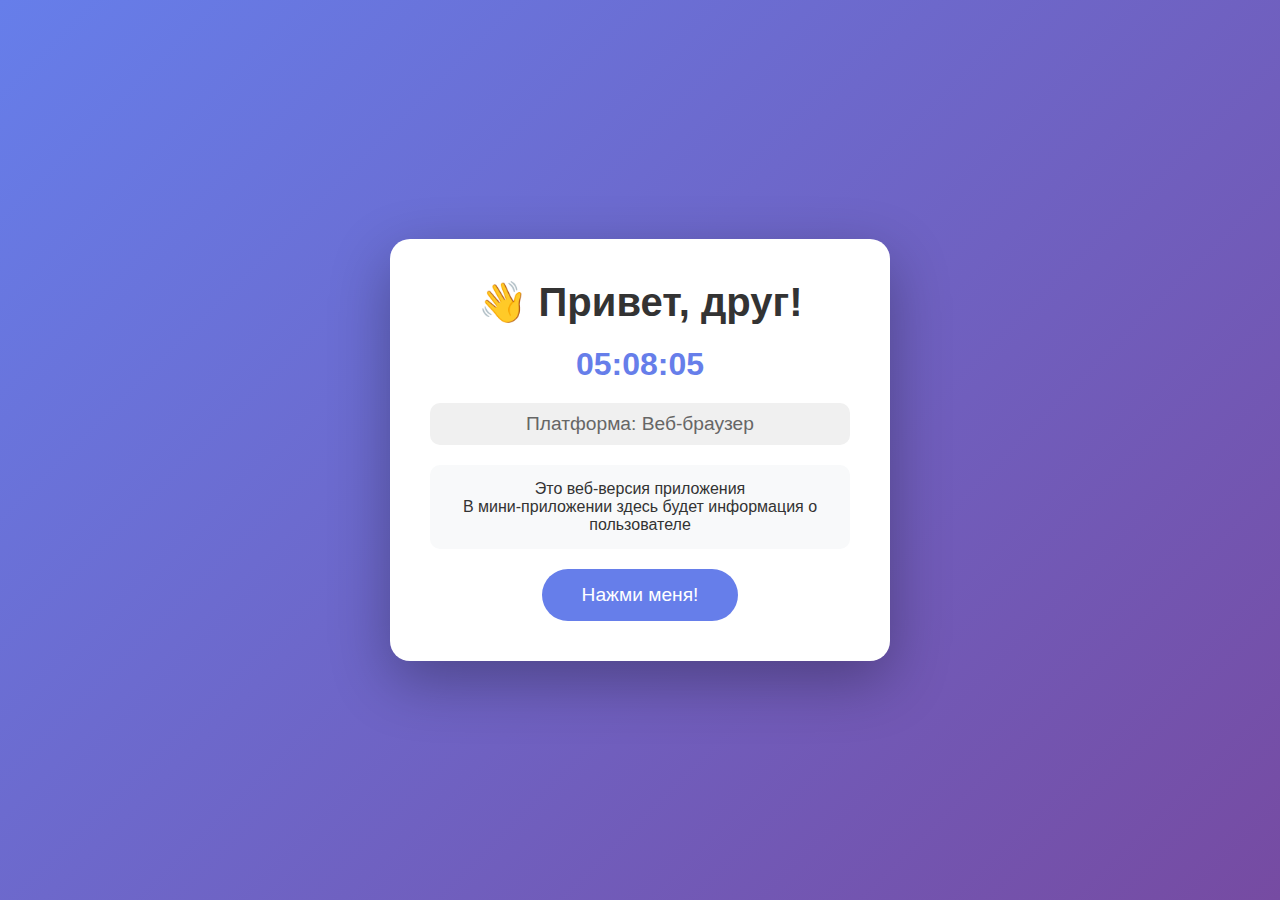
<file: index.html>
<!DOCTYPE html>
<html lang="ru">
<head>
    <meta charset="UTF-8">
    <meta name="viewport" content="width=device-width, initial-scale=1.0">
    <title>Простое мини-приложение</title>
    <style>
        * {
            margin: 0;
            padding: 0;
            box-sizing: border-box;
        }
        
        body {
            font-family: -apple-system, BlinkMacSystemFont, 'Segoe UI', Roboto, Oxygen, Ubuntu, sans-serif;
            background: linear-gradient(135deg, #667eea 0%, #764ba2 100%);
            min-height: 100vh;
            display: flex;
            justify-content: center;
            align-items: center;
            padding: 20px;
        }
        
        .container {
            background: white;
            border-radius: 20px;
            box-shadow: 0 20px 60px rgba(0,0,0,0.3);
            padding: 40px;
            max-width: 500px;
            width: 100%;
            text-align: center;
        }
        
        h1 {
            color: #333;
            margin-bottom: 20px;
            font-size: 2.5em;
        }
        
        .time {
            font-size: 2em;
            color: #667eea;
            margin: 20px 0;
            font-weight: bold;
        }
        
        .platform {
            background: #f0f0f0;
            padding: 10px;
            border-radius: 10px;
            margin-top: 20px;
            font-size: 1.2em;
            color: #666;
        }
        
        .button {
            background: #667eea;
            color: white;
            border: none;
            padding: 15px 40px;
            font-size: 1.2em;
            border-radius: 50px;
            cursor: pointer;
            margin-top: 20px;
            transition: all 0.3s ease;
        }
        
        .button:hover {
            background: #764ba2;
            transform: translateY(-2px);
            box-shadow: 0 10px 20px rgba(0,0,0,0.2);
        }
        
        .user-info {
            margin-top: 20px;
            padding: 15px;
            background: #f8f9fa;
            border-radius: 10px;
            color: #333;
        }
    </style>
</head>
<body>
    <div class="container">
        <h1>👋 Привет, друг!</h1>
        <div class="time" id="currentTime"></div>
        <div class="platform" id="platformInfo">Определяем платформу...</div>
        <div class="user-info" id="userInfo">
            Информация о пользователе появится здесь
        </div>
        <button class="button" onclick="showAlert()">Нажми меня!</button>
    </div>

    <script src="scripts/app.js"></script>
</body>
</html>
</file>
